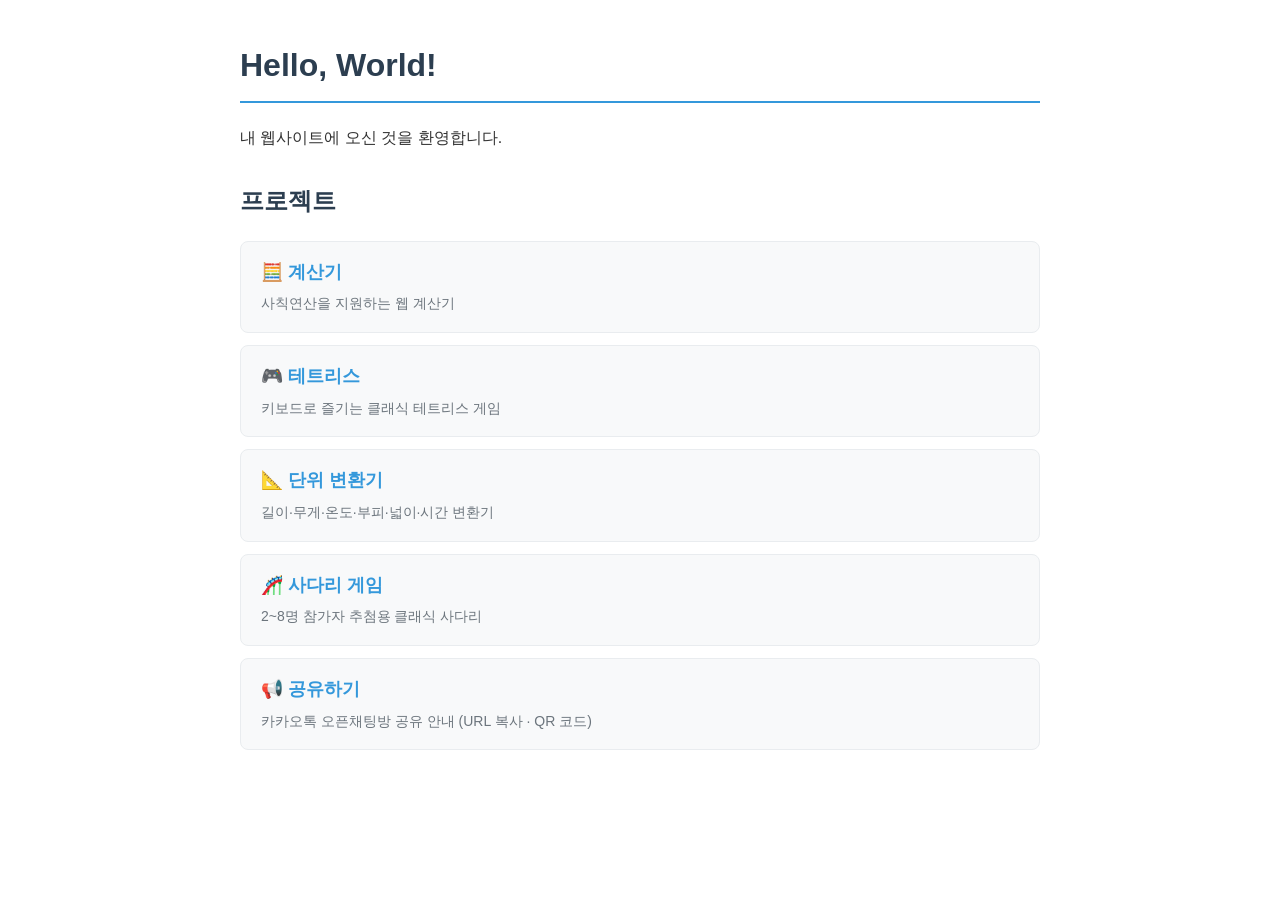
<file: index.html>
<!DOCTYPE html>
<html lang="ko">
<head>
    <meta charset="UTF-8">
    <meta name="viewport" content="width=device-width, initial-scale=1.0">
    <title>My Website - 계산기, 테트리스, 단위 변환기</title>
    <meta name="description" content="웹 계산기, 테트리스 게임, 단위 변환기를 모은 미니 프로젝트 사이트">

    <meta property="og:type" content="website">
    <meta property="og:site_name" content="My Website">
    <meta property="og:title" content="My Website - 미니 프로젝트 모음">
    <meta property="og:description" content="🧮 계산기 · 🎮 테트리스 · 📐 단위 변환기 — 브라우저에서 바로 즐기는 미니 프로젝트들">
    <meta property="og:url" content="https://pgakim24-commits.github.io/my-website/">
    <meta property="og:locale" content="ko_KR">
    <meta property="og:image" content="https://pgakim24-commits.github.io/my-website/og-home.png">
    <meta property="og:image:width" content="1200">
    <meta property="og:image:height" content="630">

    <meta name="twitter:card" content="summary_large_image">
    <meta name="twitter:title" content="My Website - 미니 프로젝트 모음">
    <meta name="twitter:description" content="🧮 계산기 · 🎮 테트리스 · 📐 단위 변환기">
    <meta name="twitter:image" content="https://pgakim24-commits.github.io/my-website/og-home.png">

    <link rel="stylesheet" href="style.css">
</head>
<body>
    <h1>Hello, World!</h1>
    <p>내 웹사이트에 오신 것을 환영합니다.</p>

    <h2>프로젝트</h2>
    <ul class="projects">
        <li>
            <a href="calculator.html">🧮 계산기</a>
            <span>사칙연산을 지원하는 웹 계산기</span>
        </li>
        <li>
            <a href="tetris.html">🎮 테트리스</a>
            <span>키보드로 즐기는 클래식 테트리스 게임</span>
        </li>
        <li>
            <a href="converter.html">📐 단위 변환기</a>
            <span>길이·무게·온도·부피·넓이·시간 변환기</span>
        </li>
        <li>
            <a href="ladder.html">🎢 사다리 게임</a>
            <span>2~8명 참가자 추첨용 클래식 사다리</span>
        </li>
        <li>
            <a href="share.html">📢 공유하기</a>
            <span>카카오톡 오픈채팅방 공유 안내 (URL 복사 · QR 코드)</span>
        </li>
    </ul>
</body>
</html>
</file>
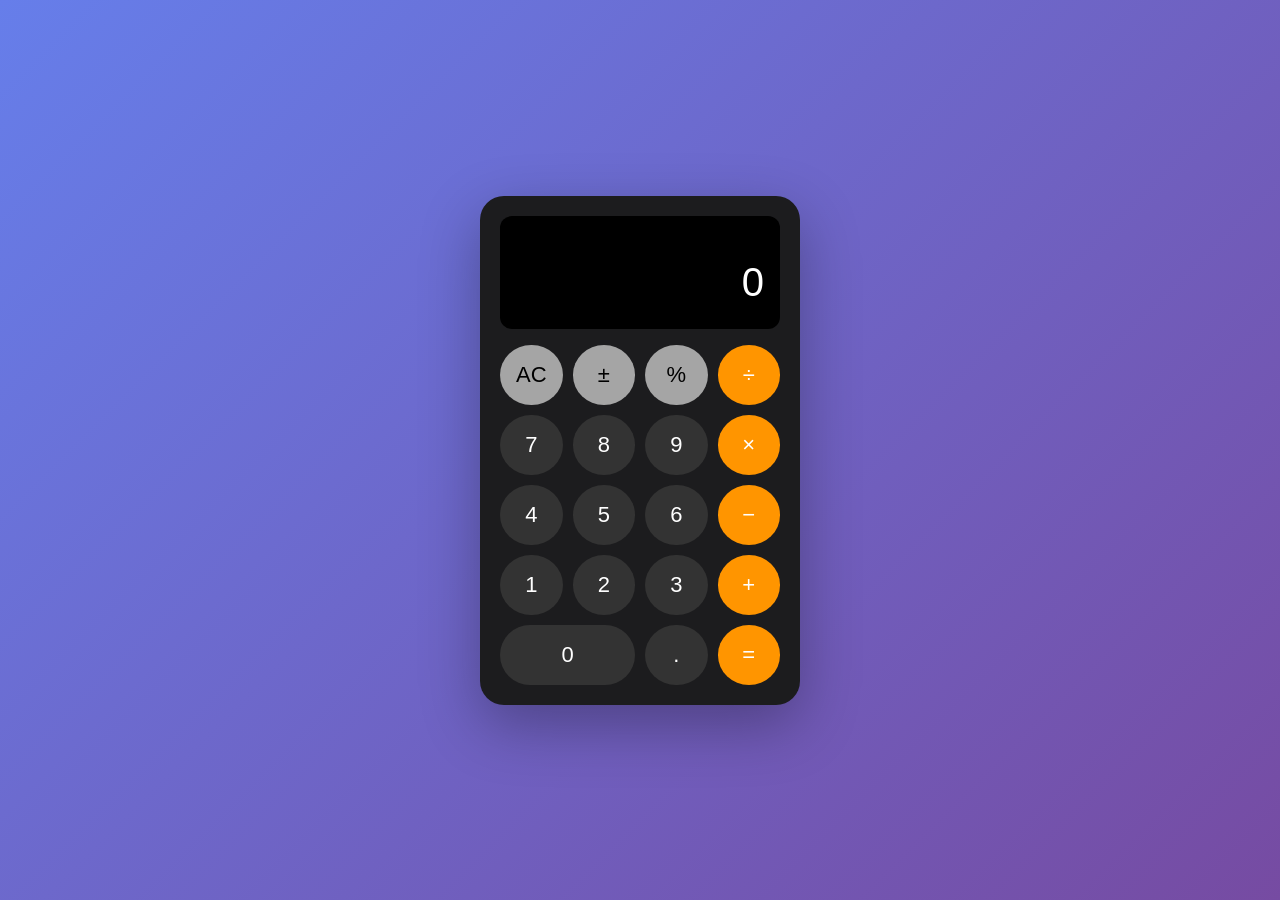
<file: calculator.html>
<!DOCTYPE html>
<html lang="ko">
<head>
<meta charset="UTF-8">
<meta name="viewport" content="width=device-width, initial-scale=1.0">
<title>계산기 - My Website</title>
<meta name="description" content="iOS 스타일 사칙연산 웹 계산기. 키보드 입력 지원.">

<meta property="og:type" content="website">
<meta property="og:site_name" content="My Website">
<meta property="og:title" content="🧮 웹 계산기">
<meta property="og:description" content="iOS 스타일의 사칙연산 계산기. 키보드로도 조작 가능해요.">
<meta property="og:url" content="https://pgakim24-commits.github.io/my-website/calculator.html">
<meta property="og:locale" content="ko_KR">
<meta property="og:image" content="https://pgakim24-commits.github.io/my-website/og-calculator.png">
<meta property="og:image:width" content="1200">
<meta property="og:image:height" content="630">

<meta name="twitter:card" content="summary_large_image">
<meta name="twitter:title" content="🧮 웹 계산기">
<meta name="twitter:description" content="iOS 스타일 사칙연산 계산기">
<meta name="twitter:image" content="https://pgakim24-commits.github.io/my-website/og-calculator.png">
<style>
  * { box-sizing: border-box; margin: 0; padding: 0; }
  body {
    min-height: 100vh;
    display: flex;
    align-items: center;
    justify-content: center;
    background: linear-gradient(135deg, #667eea 0%, #764ba2 100%);
    font-family: -apple-system, BlinkMacSystemFont, "Segoe UI", sans-serif;
  }
  .calculator {
    width: 320px;
    background: #1c1c1e;
    border-radius: 24px;
    padding: 20px;
    box-shadow: 0 20px 60px rgba(0,0,0,0.3);
  }
  .display {
    background: #000;
    color: #fff;
    text-align: right;
    padding: 24px 16px;
    border-radius: 12px;
    margin-bottom: 16px;
    min-height: 100px;
    display: flex;
    flex-direction: column;
    justify-content: flex-end;
  }
  .expr { font-size: 16px; color: #888; min-height: 20px; word-break: break-all; }
  .result { font-size: 40px; font-weight: 300; word-break: break-all; }
  .keys {
    display: grid;
    grid-template-columns: repeat(4, 1fr);
    gap: 10px;
  }
  button {
    height: 60px;
    border: none;
    border-radius: 50%;
    font-size: 22px;
    font-weight: 500;
    cursor: pointer;
    transition: all 0.1s;
    color: #fff;
  }
  button:active { transform: scale(0.95); }
  .num { background: #333; }
  .num:hover { background: #444; }
  .op { background: #ff9500; }
  .op:hover { background: #ffaa33; }
  .op.active { background: #fff; color: #ff9500; }
  .fn { background: #a5a5a5; color: #000; }
  .fn:hover { background: #b8b8b8; }
  .span-2 { grid-column: span 2; border-radius: 30px; }
</style>
</head>
<body>
  <div class="calculator">
    <div class="display">
      <div class="expr" id="expr"></div>
      <div class="result" id="result">0</div>
    </div>
    <div class="keys">
      <button class="fn" data-action="clear">AC</button>
      <button class="fn" data-action="negate">±</button>
      <button class="fn" data-action="percent">%</button>
      <button class="op" data-op="/">÷</button>

      <button class="num" data-num="7">7</button>
      <button class="num" data-num="8">8</button>
      <button class="num" data-num="9">9</button>
      <button class="op" data-op="*">×</button>

      <button class="num" data-num="4">4</button>
      <button class="num" data-num="5">5</button>
      <button class="num" data-num="6">6</button>
      <button class="op" data-op="-">−</button>

      <button class="num" data-num="1">1</button>
      <button class="num" data-num="2">2</button>
      <button class="num" data-num="3">3</button>
      <button class="op" data-op="+">+</button>

      <button class="num span-2" data-num="0">0</button>
      <button class="num" data-num=".">.</button>
      <button class="op" data-action="equals">=</button>
    </div>
  </div>

<script>
(() => {
  const exprEl = document.getElementById('expr');
  const resultEl = document.getElementById('result');

  let current = '0';
  let previous = null;
  let operator = null;
  let justEvaluated = false;

  const format = (n) => {
    if (n === 'Error') return n;
    const num = Number(n);
    if (!isFinite(num)) return 'Error';
    const str = num.toString();
    if (str.length > 12) return num.toPrecision(10);
    return str;
  };

  const compute = (a, b, op) => {
    a = parseFloat(a); b = parseFloat(b);
    switch (op) {
      case '+': return a + b;
      case '-': return a - b;
      case '*': return a * b;
      case '/': return b === 0 ? 'Error' : a / b;
    }
  };

  const updateDisplay = () => {
    resultEl.textContent = format(current);
    if (previous !== null && operator) {
      const opSym = { '+': '+', '-': '−', '*': '×', '/': '÷' }[operator];
      exprEl.textContent = `${format(previous)} ${opSym}`;
    } else {
      exprEl.textContent = '';
    }
  };

  const inputNum = (n) => {
    if (current === 'Error') current = '0';
    if (justEvaluated) { current = '0'; justEvaluated = false; }
    if (n === '.') {
      if (!current.includes('.')) current += '.';
    } else {
      current = current === '0' ? n : current + n;
    }
    updateDisplay();
  };

  const inputOp = (op) => {
    if (current === 'Error') return;
    if (previous !== null && operator && !justEvaluated) {
      const r = compute(previous, current, operator);
      previous = r.toString();
      current = r.toString();
    } else {
      previous = current;
    }
    operator = op;
    justEvaluated = false;
    current = '0';
    updateDisplay();
    // keep previous shown
    resultEl.textContent = format(previous);
  };

  const equals = () => {
    if (previous === null || !operator) return;
    const r = compute(previous, current, operator);
    current = r.toString();
    previous = null;
    operator = null;
    justEvaluated = true;
    updateDisplay();
  };

  const clear = () => {
    current = '0'; previous = null; operator = null; justEvaluated = false;
    updateDisplay();
  };

  const negate = () => {
    if (current === '0' || current === 'Error') return;
    current = current.startsWith('-') ? current.slice(1) : '-' + current;
    updateDisplay();
  };

  const percent = () => {
    if (current === 'Error') return;
    current = (parseFloat(current) / 100).toString();
    updateDisplay();
  };

  document.querySelectorAll('button').forEach(btn => {
    btn.addEventListener('click', () => {
      if (btn.dataset.num) inputNum(btn.dataset.num);
      else if (btn.dataset.op) inputOp(btn.dataset.op);
      else if (btn.dataset.action === 'equals') equals();
      else if (btn.dataset.action === 'clear') clear();
      else if (btn.dataset.action === 'negate') negate();
      else if (btn.dataset.action === 'percent') percent();
    });
  });

  document.addEventListener('keydown', (e) => {
    if (/[0-9.]/.test(e.key)) inputNum(e.key);
    else if (['+', '-', '*', '/'].includes(e.key)) inputOp(e.key);
    else if (e.key === 'Enter' || e.key === '=') { e.preventDefault(); equals(); }
    else if (e.key === 'Escape') clear();
    else if (e.key === 'Backspace') {
      if (justEvaluated || current === 'Error') return clear();
      current = current.length > 1 ? current.slice(0, -1) : '0';
      updateDisplay();
    }
  });

  updateDisplay();
})();
</script>
</body>
</html>
</file>
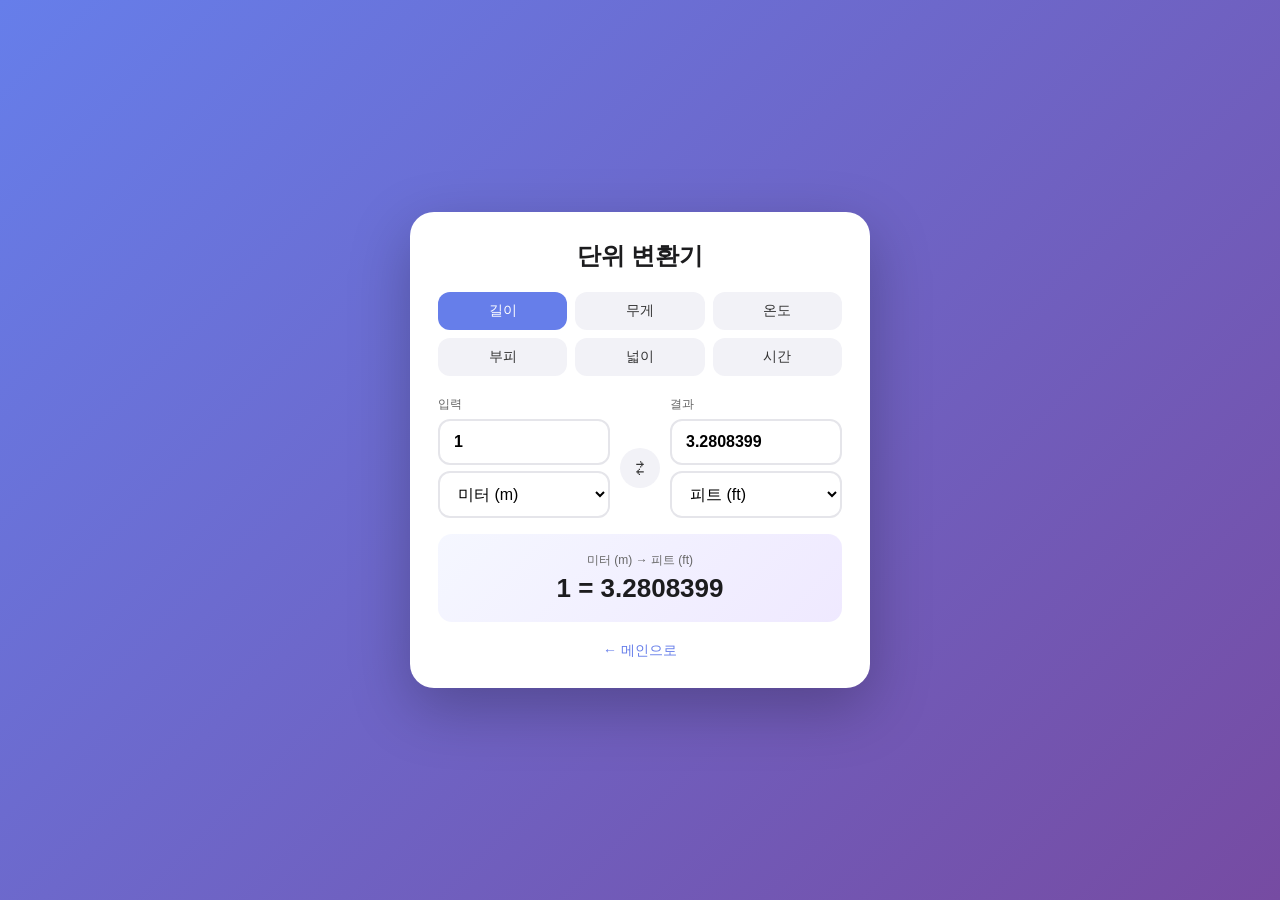
<file: converter.html>
<!DOCTYPE html>
<html lang="ko">
<head>
<meta charset="UTF-8">
<meta name="viewport" content="width=device-width, initial-scale=1.0">
<title>단위 변환기 - My Website</title>
<meta name="description" content="길이·무게·온도·부피·넓이·시간 6가지 카테고리를 지원하는 단위 변환기.">

<meta property="og:type" content="website">
<meta property="og:site_name" content="My Website">
<meta property="og:title" content="📐 단위 변환기">
<meta property="og:description" content="길이·무게·온도·부피·넓이·시간 — 6가지 카테고리를 한 곳에서 변환하세요.">
<meta property="og:url" content="https://pgakim24-commits.github.io/my-website/converter.html">
<meta property="og:locale" content="ko_KR">
<meta property="og:image" content="https://pgakim24-commits.github.io/my-website/og-converter.png">
<meta property="og:image:width" content="1200">
<meta property="og:image:height" content="630">

<meta name="twitter:card" content="summary_large_image">
<meta name="twitter:title" content="📐 단위 변환기">
<meta name="twitter:description" content="6가지 카테고리 단위 변환기">
<meta name="twitter:image" content="https://pgakim24-commits.github.io/my-website/og-converter.png">
<style>
  * { box-sizing: border-box; margin: 0; padding: 0; }
  body {
    min-height: 100vh;
    display: flex;
    align-items: center;
    justify-content: center;
    background: linear-gradient(135deg, #667eea 0%, #764ba2 100%);
    font-family: -apple-system, BlinkMacSystemFont, "Segoe UI", sans-serif;
    padding: 20px;
  }
  .app {
    width: 100%;
    max-width: 460px;
    background: #fff;
    border-radius: 24px;
    padding: 28px;
    box-shadow: 0 20px 60px rgba(0,0,0,0.25);
  }
  h1 {
    font-size: 24px;
    margin-bottom: 20px;
    color: #1c1c1e;
    text-align: center;
  }
  .tabs {
    display: grid;
    grid-template-columns: repeat(3, 1fr);
    gap: 8px;
    margin-bottom: 8px;
  }
  .tab {
    padding: 10px 8px;
    border: none;
    border-radius: 12px;
    background: #f2f2f7;
    color: #333;
    font-size: 14px;
    cursor: pointer;
    transition: all 0.15s;
    font-weight: 500;
  }
  .tab:hover { background: #e5e5ea; }
  .tab.active {
    background: #667eea;
    color: #fff;
  }
  .tabs.row2 { margin-bottom: 20px; }
  .row {
    display: flex;
    gap: 10px;
    margin-bottom: 12px;
    align-items: center;
  }
  .field {
    flex: 1;
    display: flex;
    flex-direction: column;
    gap: 6px;
  }
  label {
    font-size: 12px;
    color: #666;
    font-weight: 500;
  }
  select, input {
    padding: 12px 14px;
    border: 2px solid #e5e5ea;
    border-radius: 12px;
    font-size: 16px;
    background: #fff;
    outline: none;
    transition: border 0.15s;
    width: 100%;
    font-family: inherit;
  }
  select:focus, input:focus { border-color: #667eea; }
  input[type="number"] { font-weight: 600; }
  .swap {
    width: 40px;
    height: 40px;
    border: none;
    border-radius: 50%;
    background: #f2f2f7;
    color: #333;
    font-size: 20px;
    cursor: pointer;
    transition: all 0.15s;
    margin-top: 22px;
  }
  .swap:hover { background: #667eea; color: #fff; transform: rotate(180deg); }
  .result-box {
    margin-top: 16px;
    padding: 18px;
    background: linear-gradient(135deg, #f5f7ff 0%, #efe9ff 100%);
    border-radius: 14px;
    text-align: center;
  }
  .result-label {
    font-size: 12px;
    color: #666;
    margin-bottom: 4px;
  }
  .result-value {
    font-size: 26px;
    font-weight: 700;
    color: #1c1c1e;
    word-break: break-all;
  }
  .back {
    display: block;
    margin-top: 20px;
    text-align: center;
    color: #667eea;
    text-decoration: none;
    font-size: 14px;
  }
  .back:hover { text-decoration: underline; }
</style>
</head>
<body>
  <div class="app">
    <h1>단위 변환기</h1>

    <div class="tabs">
      <button class="tab active" data-cat="length">길이</button>
      <button class="tab" data-cat="weight">무게</button>
      <button class="tab" data-cat="temperature">온도</button>
    </div>
    <div class="tabs row2">
      <button class="tab" data-cat="volume">부피</button>
      <button class="tab" data-cat="area">넓이</button>
      <button class="tab" data-cat="time">시간</button>
    </div>

    <div class="row">
      <div class="field">
        <label for="fromVal">입력</label>
        <input type="number" id="fromVal" value="1" step="any">
        <select id="fromUnit"></select>
      </div>
      <button class="swap" id="swap" title="단위 바꾸기">⇄</button>
      <div class="field">
        <label for="toVal">결과</label>
        <input type="number" id="toVal" step="any" readonly>
        <select id="toUnit"></select>
      </div>
    </div>

    <div class="result-box">
      <div class="result-label" id="resultLabel">결과</div>
      <div class="result-value" id="resultText">—</div>
    </div>

    <a href="index.html" class="back">← 메인으로</a>
  </div>

<script>
const UNITS = {
  length: {
    name: '길이',
    base: 'm',
    units: {
      mm: { label: '밀리미터 (mm)', factor: 0.001 },
      cm: { label: '센티미터 (cm)', factor: 0.01 },
      m:  { label: '미터 (m)',     factor: 1 },
      km: { label: '킬로미터 (km)', factor: 1000 },
      in: { label: '인치 (in)',    factor: 0.0254 },
      ft: { label: '피트 (ft)',    factor: 0.3048 },
      yd: { label: '야드 (yd)',    factor: 0.9144 },
      mi: { label: '마일 (mi)',    factor: 1609.344 },
    },
    default: ['m', 'ft'],
  },
  weight: {
    name: '무게',
    base: 'kg',
    units: {
      mg: { label: '밀리그램 (mg)', factor: 0.000001 },
      g:  { label: '그램 (g)',     factor: 0.001 },
      kg: { label: '킬로그램 (kg)', factor: 1 },
      t:  { label: '톤 (t)',       factor: 1000 },
      oz: { label: '온스 (oz)',    factor: 0.02834952 },
      lb: { label: '파운드 (lb)',  factor: 0.45359237 },
    },
    default: ['kg', 'lb'],
  },
  temperature: {
    name: '온도',
    base: 'C',
    units: {
      C: { label: '섭씨 (°C)' },
      F: { label: '화씨 (°F)' },
      K: { label: '켈빈 (K)' },
    },
    default: ['C', 'F'],
    custom: true,
  },
  volume: {
    name: '부피',
    base: 'L',
    units: {
      ml:    { label: '밀리리터 (mL)',     factor: 0.001 },
      L:     { label: '리터 (L)',         factor: 1 },
      m3:    { label: '세제곱미터 (m³)',   factor: 1000 },
      tsp:   { label: '티스푼 (tsp, 미국)', factor: 0.00492892 },
      tbsp:  { label: '테이블스푼 (tbsp)',  factor: 0.0147868 },
      cup:   { label: '컵 (cup, 미국)',    factor: 0.236588 },
      pt:    { label: '파인트 (pt, 미국)', factor: 0.473176 },
      gal:   { label: '갤런 (gal, 미국)',  factor: 3.78541 },
    },
    default: ['L', 'gal'],
  },
  area: {
    name: '넓이',
    base: 'm2',
    units: {
      mm2: { label: '제곱밀리미터 (mm²)', factor: 0.000001 },
      cm2: { label: '제곱센티미터 (cm²)', factor: 0.0001 },
      m2:  { label: '제곱미터 (m²)',     factor: 1 },
      km2: { label: '제곱킬로미터 (km²)', factor: 1000000 },
      ha:  { label: '헥타르 (ha)',       factor: 10000 },
      ac:  { label: '에이커 (ac)',       factor: 4046.8564224 },
      py:  { label: '평',                factor: 3.305785 },
    },
    default: ['m2', 'py'],
  },
  time: {
    name: '시간',
    base: 's',
    units: {
      ms:  { label: '밀리초 (ms)', factor: 0.001 },
      s:   { label: '초 (s)',     factor: 1 },
      min: { label: '분 (min)',   factor: 60 },
      h:   { label: '시간 (h)',   factor: 3600 },
      day: { label: '일 (day)',   factor: 86400 },
      wk:  { label: '주 (week)',  factor: 604800 },
      yr:  { label: '년 (year)',  factor: 31557600 },
    },
    default: ['h', 'min'],
  },
};

let currentCat = 'length';

const fromVal = document.getElementById('fromVal');
const toVal = document.getElementById('toVal');
const fromUnit = document.getElementById('fromUnit');
const toUnit = document.getElementById('toUnit');
const resultText = document.getElementById('resultText');
const resultLabel = document.getElementById('resultLabel');

const tempToBase = (v, u) => {
  if (u === 'C') return v;
  if (u === 'F') return (v - 32) * 5 / 9;
  if (u === 'K') return v - 273.15;
};
const tempFromBase = (v, u) => {
  if (u === 'C') return v;
  if (u === 'F') return v * 9 / 5 + 32;
  if (u === 'K') return v + 273.15;
};

const formatNum = (n) => {
  if (!isFinite(n)) return '—';
  if (n === 0) return '0';
  const abs = Math.abs(n);
  if (abs >= 1e9 || abs < 1e-4) return n.toExponential(4);
  return parseFloat(n.toPrecision(8)).toString();
};

const populateUnits = () => {
  const cat = UNITS[currentCat];
  fromUnit.innerHTML = '';
  toUnit.innerHTML = '';
  Object.entries(cat.units).forEach(([key, u]) => {
    fromUnit.insertAdjacentHTML('beforeend', `<option value="${key}">${u.label}</option>`);
    toUnit.insertAdjacentHTML('beforeend', `<option value="${key}">${u.label}</option>`);
  });
  fromUnit.value = cat.default[0];
  toUnit.value = cat.default[1];
};

const convert = () => {
  const cat = UNITS[currentCat];
  const v = parseFloat(fromVal.value);
  if (isNaN(v)) { toVal.value = ''; resultText.textContent = '—'; return; }
  let result;
  if (cat.custom && currentCat === 'temperature') {
    const baseVal = tempToBase(v, fromUnit.value);
    result = tempFromBase(baseVal, toUnit.value);
  } else {
    const baseVal = v * cat.units[fromUnit.value].factor;
    result = baseVal / cat.units[toUnit.value].factor;
  }
  toVal.value = formatNum(result);
  const fromLabel = cat.units[fromUnit.value].label;
  const toLabel = cat.units[toUnit.value].label;
  resultLabel.textContent = `${fromLabel} → ${toLabel}`;
  resultText.textContent = `${formatNum(v)} = ${formatNum(result)}`;
};

document.querySelectorAll('.tab').forEach(tab => {
  tab.addEventListener('click', () => {
    document.querySelectorAll('.tab').forEach(t => t.classList.remove('active'));
    tab.classList.add('active');
    currentCat = tab.dataset.cat;
    populateUnits();
    convert();
  });
});

document.getElementById('swap').addEventListener('click', () => {
  const f = fromUnit.value;
  fromUnit.value = toUnit.value;
  toUnit.value = f;
  convert();
});

[fromVal, fromUnit, toUnit].forEach(el => el.addEventListener('input', convert));
[fromUnit, toUnit].forEach(el => el.addEventListener('change', convert));

populateUnits();
convert();
</script>
</body>
</html>
</file>
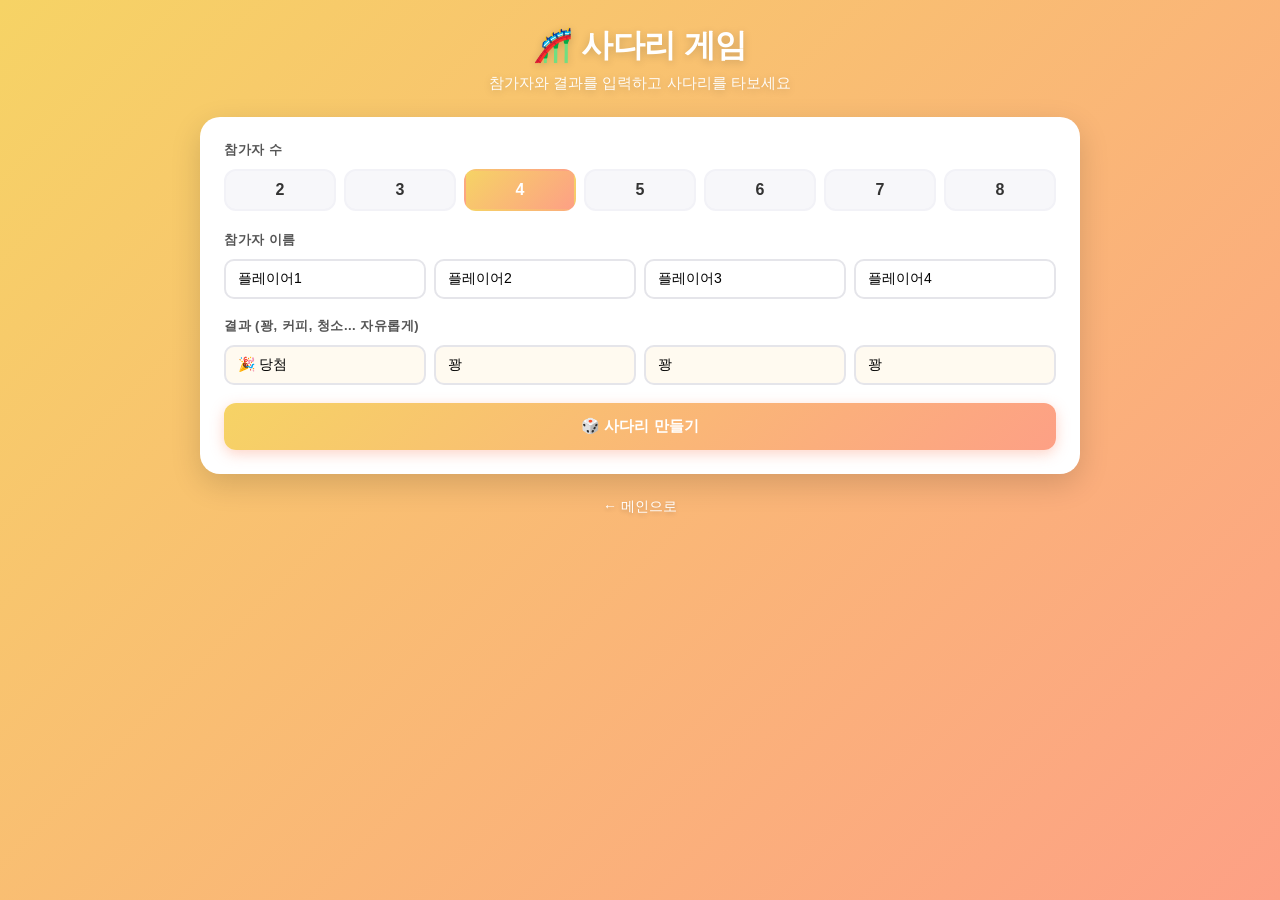
<file: ladder.html>
<!DOCTYPE html>
<html lang="ko">
<head>
<meta charset="UTF-8">
<meta name="viewport" content="width=device-width, initial-scale=1.0">
<title>사다리 게임 - My Website</title>
<meta name="description" content="참가자와 결과를 입력하면 사다리를 자동으로 만들어 결과를 추첨해주는 클래식 사다리 게임.">

<meta property="og:type" content="website">
<meta property="og:site_name" content="My Website">
<meta property="og:title" content="🎢 사다리 게임">
<meta property="og:description" content="참가자와 결과를 입력하고 사다리를 타보세요. 2~8명까지 지원하는 클래식 사다리.">
<meta property="og:url" content="https://pgakim24-commits.github.io/my-website/ladder.html">
<meta property="og:locale" content="ko_KR">

<meta name="twitter:card" content="summary">
<meta name="twitter:title" content="🎢 사다리 게임">
<meta name="twitter:description" content="참가자·결과를 입력하면 자동으로 사다리를 만들어 추첨해줍니다.">

<style>
* { box-sizing: border-box; margin: 0; padding: 0; }
body {
  min-height: 100vh;
  background: linear-gradient(135deg, #f6d365 0%, #fda085 100%);
  font-family: -apple-system, BlinkMacSystemFont, "Apple SD Gothic Neo", "Segoe UI", sans-serif;
  color: #1c1c1e;
  padding: 24px 16px 48px;
}
.container { max-width: 880px; margin: 0 auto; }
header { text-align: center; color: #fff; margin-bottom: 24px; text-shadow: 0 2px 8px rgba(0,0,0,0.18); }
header h1 { font-size: 32px; font-weight: 800; letter-spacing: -0.5px; margin-bottom: 6px; }
header p { font-size: 15px; opacity: 0.95; }

.card {
  background: #fff;
  border-radius: 20px;
  padding: 24px;
  box-shadow: 0 10px 30px rgba(0,0,0,0.15);
  margin-bottom: 18px;
}
.row-label { font-size: 13px; font-weight: 600; color: #555; margin-bottom: 10px; letter-spacing: 0.5px; }
.count-buttons { display: flex; gap: 8px; flex-wrap: wrap; margin-bottom: 20px; }
.count-btn {
  flex: 1;
  min-width: 44px;
  padding: 10px 0;
  border: 2px solid #f2f2f7;
  background: #f7f7fa;
  border-radius: 12px;
  font-size: 16px;
  font-weight: 700;
  color: #333;
  cursor: pointer;
  transition: all 0.15s;
  font-family: inherit;
}
.count-btn:hover { border-color: #fda085; }
.count-btn.active {
  background: linear-gradient(135deg, #f6d365 0%, #fda085 100%);
  color: #fff;
  border-color: transparent;
}
.input-grid {
  display: grid;
  grid-template-columns: repeat(auto-fit, minmax(110px, 1fr));
  gap: 8px;
  margin-bottom: 18px;
}
.input-grid input {
  padding: 10px 12px;
  border: 2px solid #e5e5ea;
  border-radius: 10px;
  font-size: 14px;
  outline: none;
  transition: border 0.15s;
  font-family: inherit;
  width: 100%;
}
.input-grid input:focus { border-color: #fda085; }
.input-grid.results input { background: #fffaf0; }

.btn {
  display: inline-block;
  padding: 12px 22px;
  border: none;
  border-radius: 12px;
  font-size: 15px;
  font-weight: 700;
  cursor: pointer;
  transition: all 0.15s;
  font-family: inherit;
}
.btn-primary {
  background: linear-gradient(135deg, #f6d365 0%, #fda085 100%);
  color: #fff;
  box-shadow: 0 4px 14px rgba(253,160,133,0.45);
}
.btn-primary:hover { transform: translateY(-1px); box-shadow: 0 6px 18px rgba(253,160,133,0.55); }
.btn-secondary {
  background: #f2f2f7;
  color: #1c1c1e;
}
.btn-secondary:hover { background: #e5e5ea; }
.btn-ghost {
  background: transparent;
  color: #555;
  padding: 10px 14px;
}
.btn-ghost:hover { color: #1c1c1e; }
.actions { display: flex; gap: 10px; flex-wrap: wrap; }
.actions .btn { flex: 1; min-width: 110px; }

.canvas-wrap {
  position: relative;
  width: 100%;
  overflow-x: auto;
  background: #fff;
  border-radius: 14px;
  padding: 12px;
}
canvas { display: block; margin: 0 auto; max-width: 100%; }

.players-row, .results-row {
  display: grid;
  gap: 4px;
  margin-bottom: 6px;
}
.player-chip, .result-chip {
  text-align: center;
  padding: 8px 6px;
  border-radius: 10px;
  font-size: 13px;
  font-weight: 700;
  cursor: pointer;
  transition: all 0.15s;
  word-break: break-all;
  line-height: 1.2;
}
.player-chip { background: #f5f5f7; color: #1c1c1e; }
.player-chip:hover { background: #fda085; color: #fff; }
.player-chip.done { opacity: 0.55; }
.result-chip {
  background: #fff7e0;
  color: #5c4400;
  border: 2px solid #ffd9b3;
  cursor: default;
}
.result-chip.revealed { background: linear-gradient(135deg, #f6d365 0%, #fda085 100%); color: #fff; border-color: transparent; }

.summary {
  margin-top: 16px;
  padding: 14px 16px;
  background: #fff7e0;
  border-radius: 12px;
  font-size: 14px;
  color: #5c4400;
  line-height: 1.7;
  display: none;
}
.summary.show { display: block; }
.summary strong { color: #1c1c1e; }

.hint {
  font-size: 12px;
  color: #888;
  margin-top: 8px;
  text-align: center;
}

.back {
  display: block;
  text-align: center;
  margin-top: 24px;
  color: #fff;
  text-decoration: none;
  font-size: 14px;
  text-shadow: 0 2px 4px rgba(0,0,0,0.18);
}
.back:hover { text-decoration: underline; }
</style>
</head>
<body>
<div class="container">
  <header>
    <h1>🎢 사다리 게임</h1>
    <p>참가자와 결과를 입력하고 사다리를 타보세요</p>
  </header>

  <div class="card" id="setupCard">
    <div class="row-label">참가자 수</div>
    <div class="count-buttons" id="countButtons"></div>

    <div class="row-label">참가자 이름</div>
    <div class="input-grid" id="namesGrid"></div>

    <div class="row-label">결과 (꽝, 커피, 청소... 자유롭게)</div>
    <div class="input-grid results" id="resultsGrid"></div>

    <button class="btn btn-primary" id="generateBtn" style="width:100%; padding:14px;">🎲 사다리 만들기</button>
  </div>

  <div class="card" id="gameCard" hidden>
    <div class="players-row" id="playersRow"></div>
    <div class="canvas-wrap">
      <canvas id="ladder"></canvas>
    </div>
    <div class="results-row" id="resultsRow"></div>
    <div class="hint">참가자 이름을 클릭하면 해당 경로가 추적됩니다</div>
    <div class="summary" id="summary"></div>
    <div class="actions" style="margin-top:16px;">
      <button class="btn btn-primary" id="startAllBtn">▶ 전체 추첨</button>
      <button class="btn btn-secondary" id="regenerateBtn">🔄 사다리 다시 만들기</button>
      <button class="btn btn-ghost" id="backBtn">← 처음으로</button>
    </div>
  </div>

  <a href="index.html" class="back">← 메인으로</a>
</div>

<script>
(() => {
  const MIN_N = 2, MAX_N = 8;
  const ROWS = 12;
  const COL_W = 80;
  const ROW_H = 36;
  const PAD_Y = 16;

  const COLORS = ['#ff6b6b', '#ffa94d', '#ffd43b', '#51cf66', '#22b8cf', '#4dabf7', '#9775fa', '#f06595'];
  const DEFAULT_NAMES = ['플레이어1', '플레이어2', '플레이어3', '플레이어4', '플레이어5', '플레이어6', '플레이어7', '플레이어8'];
  const DEFAULT_RESULTS = ['🎉 당첨', '꽝', '꽝', '꽝', '꽝', '커피', '꽝', '청소'];

  const countButtons = document.getElementById('countButtons');
  const namesGrid = document.getElementById('namesGrid');
  const resultsGrid = document.getElementById('resultsGrid');
  const setupCard = document.getElementById('setupCard');
  const gameCard = document.getElementById('gameCard');
  const playersRow = document.getElementById('playersRow');
  const resultsRow = document.getElementById('resultsRow');
  const canvas = document.getElementById('ladder');
  const ctx = canvas.getContext('2d');
  const summary = document.getElementById('summary');

  let n = 4;
  let names = [], results = [];
  let rungs = []; // rungs[row][col] = true if rung between col and col+1 at row
  let mappings = []; // mappings[startCol] = endCol
  let pathTrails = []; // pathTrails[startCol] = { progress: 0..1, color }
  let animating = false;

  const buildSetup = () => {
    countButtons.innerHTML = '';
    for (let i = MIN_N; i <= MAX_N; i++) {
      const btn = document.createElement('button');
      btn.className = 'count-btn' + (i === n ? ' active' : '');
      btn.textContent = i;
      btn.dataset.n = i;
      btn.addEventListener('click', () => {
        n = i;
        document.querySelectorAll('.count-btn').forEach(b => b.classList.toggle('active', +b.dataset.n === n));
        renderInputs();
      });
      countButtons.appendChild(btn);
    }
    renderInputs();
  };

  const renderInputs = () => {
    const prevNames = Array.from(namesGrid.querySelectorAll('input')).map(i => i.value);
    const prevResults = Array.from(resultsGrid.querySelectorAll('input')).map(i => i.value);
    namesGrid.innerHTML = '';
    resultsGrid.innerHTML = '';
    for (let i = 0; i < n; i++) {
      const ni = document.createElement('input');
      ni.placeholder = `참가자 ${i+1}`;
      ni.value = prevNames[i] !== undefined ? prevNames[i] : DEFAULT_NAMES[i];
      ni.maxLength = 8;
      namesGrid.appendChild(ni);
      const ri = document.createElement('input');
      ri.placeholder = `결과 ${i+1}`;
      ri.value = prevResults[i] !== undefined ? prevResults[i] : DEFAULT_RESULTS[i];
      ri.maxLength = 8;
      resultsGrid.appendChild(ri);
    }
  };

  const generateRungs = () => {
    rungs = Array.from({ length: ROWS }, () => Array(n - 1).fill(false));
    for (let r = 0; r < ROWS; r++) {
      for (let c = 0; c < n - 1; c++) {
        if (c > 0 && rungs[r][c - 1]) continue;
        if (Math.random() < 0.45) rungs[r][c] = true;
      }
    }
  };

  const computeMappings = () => {
    mappings = [];
    for (let start = 0; start < n; start++) {
      let col = start;
      for (let r = 0; r < ROWS; r++) {
        if (col > 0 && rungs[r][col - 1]) col -= 1;
        else if (col < n - 1 && rungs[r][col]) col += 1;
      }
      mappings.push(col);
    }
  };

  const setupCanvas = () => {
    const dpr = window.devicePixelRatio || 1;
    const width = COL_W * (n - 1) + 40;
    const height = ROW_H * ROWS + PAD_Y * 2;
    canvas.width = width * dpr;
    canvas.height = height * dpr;
    canvas.style.width = width + 'px';
    canvas.style.height = height + 'px';
    ctx.setTransform(dpr, 0, 0, dpr, 0, 0);
    return { width, height };
  };

  const colX = (c) => 20 + c * COL_W;

  const drawLadder = (size) => {
    ctx.clearRect(0, 0, size.width, size.height);
    // verticals
    ctx.lineWidth = 3;
    ctx.lineCap = 'round';
    for (let c = 0; c < n; c++) {
      ctx.strokeStyle = '#d0d0d8';
      ctx.beginPath();
      ctx.moveTo(colX(c), PAD_Y);
      ctx.lineTo(colX(c), PAD_Y + ROW_H * ROWS);
      ctx.stroke();
    }
    // rungs
    ctx.strokeStyle = '#a0a0a8';
    for (let r = 0; r < ROWS; r++) {
      for (let c = 0; c < n - 1; c++) {
        if (rungs[r][c]) {
          const y = PAD_Y + (r + 0.5) * ROW_H;
          ctx.beginPath();
          ctx.moveTo(colX(c), y);
          ctx.lineTo(colX(c + 1), y);
          ctx.stroke();
        }
      }
    }
  };

  const pathPoints = (start) => {
    const pts = [{ x: colX(start), y: PAD_Y }];
    let col = start;
    for (let r = 0; r < ROWS; r++) {
      const ry = PAD_Y + (r + 0.5) * ROW_H;
      if (col > 0 && rungs[r][col - 1]) {
        pts.push({ x: colX(col), y: ry });
        col -= 1;
        pts.push({ x: colX(col), y: ry });
      } else if (col < n - 1 && rungs[r][col]) {
        pts.push({ x: colX(col), y: ry });
        col += 1;
        pts.push({ x: colX(col), y: ry });
      }
    }
    pts.push({ x: colX(col), y: PAD_Y + ROWS * ROW_H });
    return pts;
  };

  const segmentLengths = (pts) => {
    const segs = [];
    let total = 0;
    for (let i = 1; i < pts.length; i++) {
      const dx = pts[i].x - pts[i-1].x, dy = pts[i].y - pts[i-1].y;
      const len = Math.hypot(dx, dy);
      segs.push(len); total += len;
    }
    return { segs, total };
  };

  const drawTrail = (trail) => {
    const { pts, segs, total, progress, color } = trail;
    ctx.strokeStyle = color;
    ctx.lineWidth = 5;
    ctx.lineCap = 'round';
    ctx.lineJoin = 'round';
    ctx.beginPath();
    ctx.moveTo(pts[0].x, pts[0].y);
    let drawn = 0;
    const target = total * progress;
    for (let i = 1; i < pts.length; i++) {
      const segLen = segs[i-1];
      if (drawn + segLen <= target) {
        ctx.lineTo(pts[i].x, pts[i].y);
        drawn += segLen;
      } else {
        const remain = target - drawn;
        const t = remain / segLen;
        const ex = pts[i-1].x + (pts[i].x - pts[i-1].x) * t;
        const ey = pts[i-1].y + (pts[i].y - pts[i-1].y) * t;
        ctx.lineTo(ex, ey);
        ctx.stroke();
        ctx.beginPath();
        ctx.arc(ex, ey, 7, 0, Math.PI * 2);
        ctx.fillStyle = color;
        ctx.fill();
        return;
      }
    }
    ctx.stroke();
  };

  const renderFrame = () => {
    const size = { width: canvas.style.width.replace('px',''), height: canvas.style.height.replace('px','') };
    drawLadder({ width: +size.width, height: +size.height });
    pathTrails.forEach(t => t && drawTrail(t));
  };

  const animateTrail = (startCol, color) => {
    return new Promise(resolve => {
      const pts = pathPoints(startCol);
      const { segs, total } = segmentLengths(pts);
      const trail = { pts, segs, total, progress: 0, color };
      pathTrails[startCol] = trail;
      const duration = 1200 + total * 1.2;
      const t0 = performance.now();
      const step = (t) => {
        const p = Math.min(1, (t - t0) / duration);
        trail.progress = p;
        renderFrame();
        if (p < 1) requestAnimationFrame(step);
        else resolve();
      };
      requestAnimationFrame(step);
    });
  };

  const runOne = async (startCol) => {
    if (animating) return;
    animating = true;
    pathTrails[startCol] = null;
    renderFrame();
    await animateTrail(startCol, COLORS[startCol % COLORS.length]);
    revealOne(startCol);
    animating = false;
  };

  const runAll = async () => {
    if (animating) return;
    animating = true;
    pathTrails = new Array(n).fill(null);
    document.querySelectorAll('.player-chip').forEach(el => el.classList.remove('done'));
    document.querySelectorAll('.result-chip').forEach(el => el.classList.remove('revealed'));
    summary.classList.remove('show');
    summary.innerHTML = '';
    renderFrame();
    await Promise.all(Array.from({ length: n }, (_, i) => animateTrail(i, COLORS[i % COLORS.length])));
    for (let i = 0; i < n; i++) revealOne(i);
    showSummary();
    animating = false;
  };

  const revealOne = (startCol) => {
    const end = mappings[startCol];
    const playerEl = playersRow.children[startCol];
    const resultEl = resultsRow.children[end];
    if (playerEl) playerEl.classList.add('done');
    if (resultEl) resultEl.classList.add('revealed');
  };

  const showSummary = () => {
    const lines = mappings.map((end, start) => `<strong>${escapeHTML(names[start])}</strong> → ${escapeHTML(results[end])}`);
    summary.innerHTML = '🎯 결과<br>' + lines.join('<br>');
    summary.classList.add('show');
  };

  const escapeHTML = (s) => s.replace(/[&<>"']/g, ch => ({'&':'&amp;','<':'&lt;','>':'&gt;','"':'&quot;',"'":'&#39;'}[ch]));

  const renderGame = () => {
    playersRow.style.gridTemplateColumns = `repeat(${n}, 1fr)`;
    resultsRow.style.gridTemplateColumns = `repeat(${n}, 1fr)`;
    playersRow.innerHTML = '';
    resultsRow.innerHTML = '';
    for (let i = 0; i < n; i++) {
      const p = document.createElement('div');
      p.className = 'player-chip';
      p.textContent = names[i];
      p.style.color = '#fff';
      p.style.background = COLORS[i % COLORS.length];
      p.addEventListener('click', () => runOne(i));
      playersRow.appendChild(p);
      const r = document.createElement('div');
      r.className = 'result-chip';
      r.textContent = results[i];
      resultsRow.appendChild(r);
    }
    const size = setupCanvas();
    drawLadder(size);
    pathTrails = new Array(n).fill(null);
    summary.classList.remove('show');
    summary.innerHTML = '';
  };

  const onGenerate = () => {
    names = Array.from(namesGrid.querySelectorAll('input')).map((el, i) => el.value.trim() || `참가자${i+1}`);
    results = Array.from(resultsGrid.querySelectorAll('input')).map((el, i) => el.value.trim() || `결과${i+1}`);
    generateRungs();
    computeMappings();
    setupCard.hidden = true;
    gameCard.hidden = false;
    renderGame();
  };

  const onRegenerate = () => {
    if (animating) return;
    generateRungs();
    computeMappings();
    renderGame();
  };

  const onBack = () => {
    if (animating) return;
    setupCard.hidden = false;
    gameCard.hidden = true;
  };

  document.getElementById('generateBtn').addEventListener('click', onGenerate);
  document.getElementById('regenerateBtn').addEventListener('click', onRegenerate);
  document.getElementById('startAllBtn').addEventListener('click', runAll);
  document.getElementById('backBtn').addEventListener('click', onBack);

  buildSetup();
})();
</script>
</body>
</html>
</file>
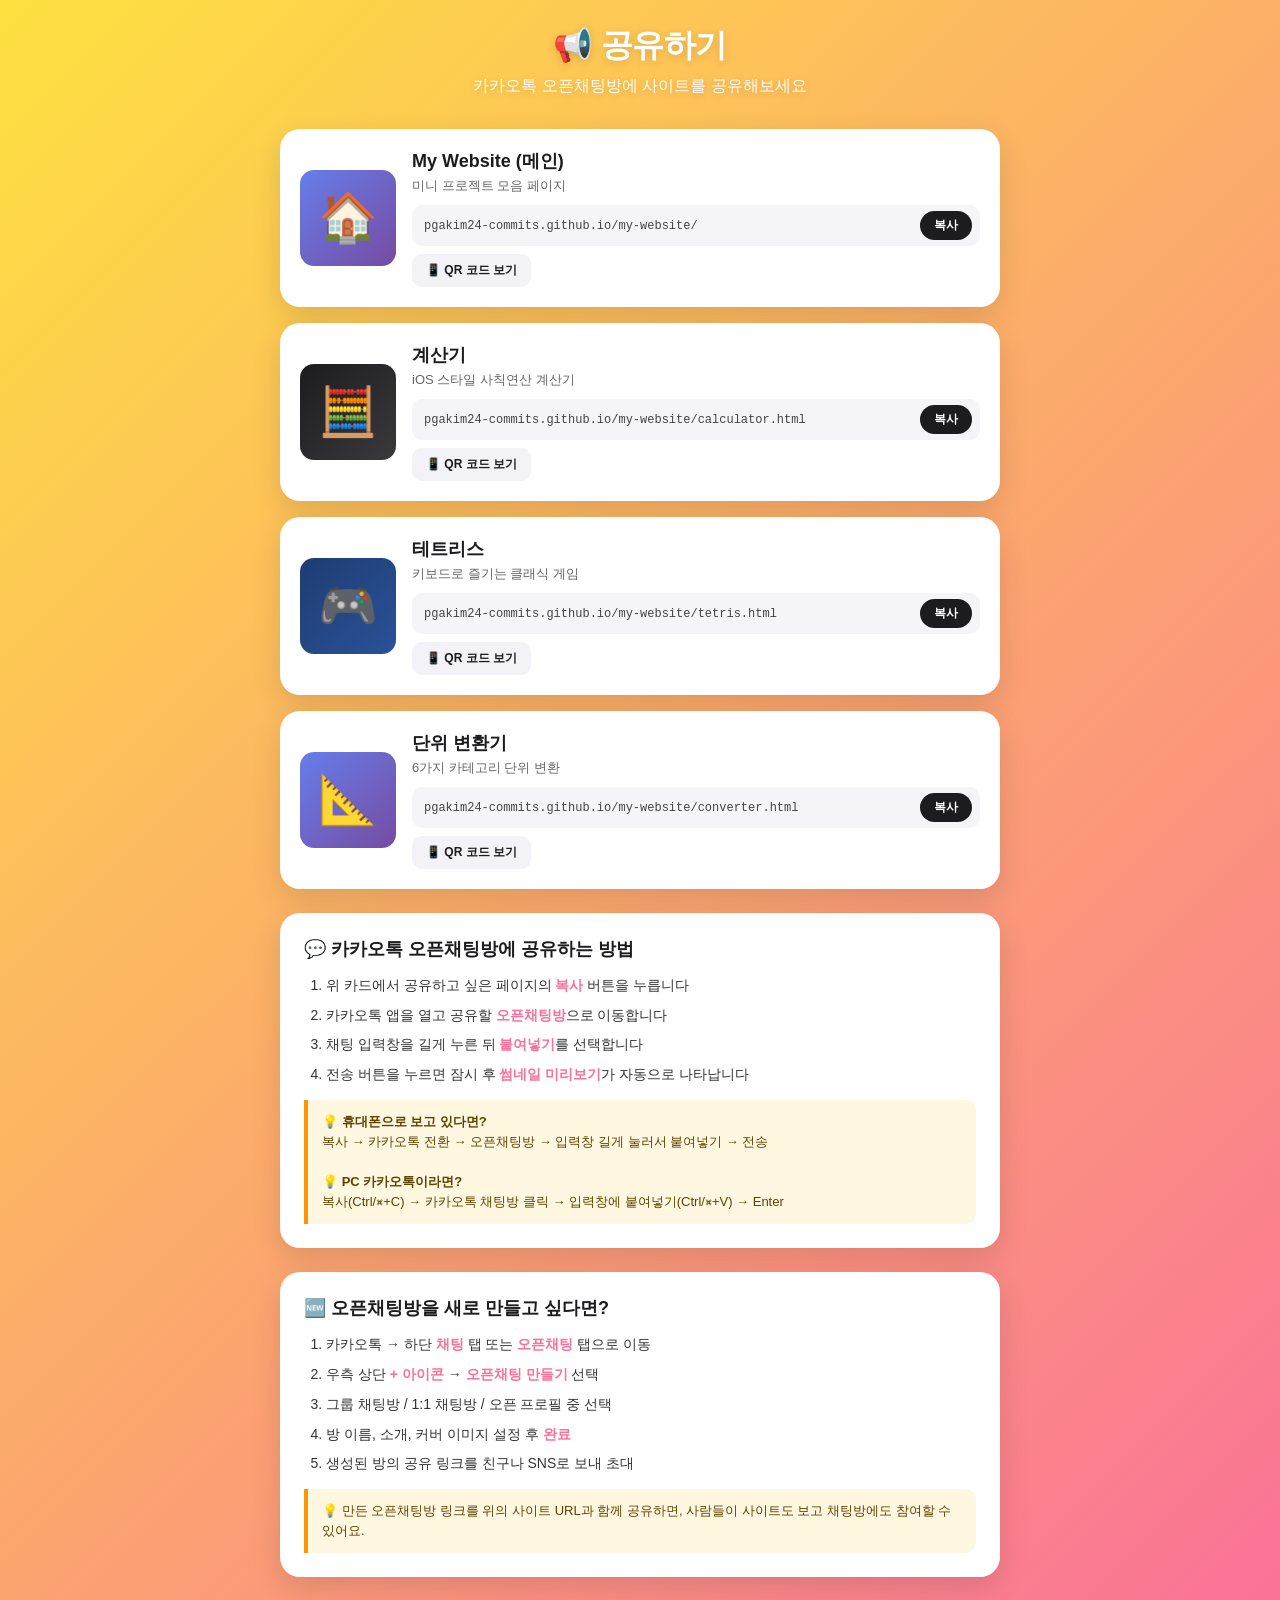
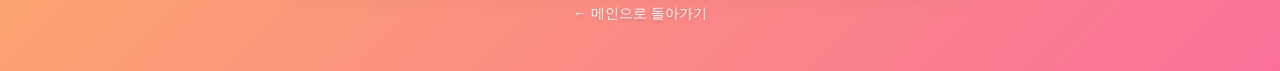
<file: share.html>
<!DOCTYPE html>
<html lang="ko">
<head>
<meta charset="UTF-8">
<meta name="viewport" content="width=device-width, initial-scale=1.0">
<title>공유하기 - My Website</title>
<meta name="description" content="My Website를 카카오톡 오픈채팅방에 공유하는 방법 안내">

<meta property="og:type" content="website">
<meta property="og:site_name" content="My Website">
<meta property="og:title" content="📢 공유하기 - My Website">
<meta property="og:description" content="카카오톡 오픈채팅방에 사이트를 쉽게 공유하세요. URL 복사·QR 코드 제공.">
<meta property="og:url" content="https://pgakim24-commits.github.io/my-website/share.html">
<meta property="og:locale" content="ko_KR">
<meta property="og:image" content="https://pgakim24-commits.github.io/my-website/og-home.png">
<meta property="og:image:width" content="1200">
<meta property="og:image:height" content="630">

<style>
* { box-sizing: border-box; margin: 0; padding: 0; }
body {
  min-height: 100vh;
  background: linear-gradient(135deg, #fee140 0%, #fa709a 100%);
  font-family: -apple-system, BlinkMacSystemFont, "Apple SD Gothic Neo", "Segoe UI", sans-serif;
  color: #1c1c1e;
  padding: 24px 16px 48px;
}
.container { max-width: 720px; margin: 0 auto; }
header {
  text-align: center;
  color: #fff;
  margin-bottom: 32px;
  text-shadow: 0 2px 8px rgba(0,0,0,0.15);
}
header h1 { font-size: 32px; font-weight: 800; margin-bottom: 8px; letter-spacing: -0.5px; }
header p { font-size: 16px; opacity: 0.95; }

.card {
  background: #fff;
  border-radius: 20px;
  padding: 20px;
  margin-bottom: 16px;
  box-shadow: 0 10px 30px rgba(0,0,0,0.12);
}
.card-row { display: flex; gap: 16px; align-items: center; }
.card-thumb {
  width: 96px; height: 96px;
  border-radius: 14px;
  background: #f2f2f7;
  display: flex; align-items: center; justify-content: center;
  font-size: 48px;
  flex-shrink: 0;
}
.card-thumb.home { background: linear-gradient(135deg, #667eea 0%, #764ba2 100%); color: #fff; }
.card-thumb.calc { background: linear-gradient(135deg, #1c1c1e 0%, #3a3a3c 100%); color: #fff; }
.card-thumb.tetris { background: linear-gradient(135deg, #1e3c72 0%, #2a5298 100%); color: #fff; }
.card-thumb.conv { background: linear-gradient(135deg, #667eea 0%, #764ba2 100%); color: #fff; }
.card-body { flex: 1; min-width: 0; }
.card-title { font-size: 18px; font-weight: 700; margin-bottom: 4px; }
.card-desc { font-size: 13px; color: #666; margin-bottom: 10px; }
.url-row {
  display: flex; gap: 6px; align-items: center;
  background: #f5f5f7;
  border-radius: 10px;
  padding: 6px 8px 6px 12px;
  font-size: 12px;
  font-family: ui-monospace, SF Mono, Menlo, monospace;
  color: #444;
  overflow: hidden;
}
.url-text {
  flex: 1; overflow: hidden; text-overflow: ellipsis; white-space: nowrap;
}
.btn {
  border: none;
  border-radius: 999px;
  padding: 6px 14px;
  font-size: 12px;
  font-weight: 700;
  cursor: pointer;
  background: #1c1c1e;
  color: #fff;
  flex-shrink: 0;
  transition: all 0.15s;
  font-family: inherit;
}
.btn:hover { background: #ff9500; }
.btn.copied { background: #34c759; }
.btn-qr {
  background: #f2f2f7;
  color: #1c1c1e;
  margin-top: 8px;
  padding: 8px 14px;
  border-radius: 10px;
  font-size: 12px;
  font-weight: 600;
  border: none;
  cursor: pointer;
  font-family: inherit;
}
.btn-qr:hover { background: #e5e5ea; }
.qr-box {
  display: none;
  text-align: center;
  padding-top: 16px;
  border-top: 1px dashed #e5e5ea;
  margin-top: 14px;
}
.qr-box.show { display: block; }
.qr-box img { width: 180px; height: 180px; border-radius: 10px; background: #fff; }
.qr-hint { font-size: 12px; color: #666; margin-top: 8px; }

.guide {
  background: #fff;
  border-radius: 20px;
  padding: 24px;
  margin-top: 24px;
  box-shadow: 0 10px 30px rgba(0,0,0,0.12);
}
.guide h2 {
  font-size: 18px;
  margin-bottom: 14px;
  display: flex; align-items: center; gap: 8px;
}
.guide ol { padding-left: 22px; }
.guide li { margin-bottom: 8px; font-size: 14px; color: #333; line-height: 1.55; }
.guide li strong { color: #fa709a; }
.guide .tip {
  background: #fff7e0;
  border-left: 4px solid #ff9500;
  border-radius: 0 10px 10px 0;
  padding: 12px 14px;
  margin-top: 14px;
  font-size: 13px;
  color: #5c4400;
  line-height: 1.55;
}

.back {
  display: block;
  text-align: center;
  margin-top: 28px;
  color: #fff;
  text-decoration: none;
  font-size: 14px;
  opacity: 0.95;
  text-shadow: 0 2px 4px rgba(0,0,0,0.15);
}
.back:hover { text-decoration: underline; }

.toast {
  position: fixed;
  left: 50%; bottom: 32px;
  transform: translateX(-50%) translateY(20px);
  background: #1c1c1e;
  color: #fff;
  padding: 12px 22px;
  border-radius: 999px;
  font-size: 14px;
  font-weight: 600;
  opacity: 0;
  transition: all 0.25s;
  pointer-events: none;
  box-shadow: 0 8px 24px rgba(0,0,0,0.25);
}
.toast.show { opacity: 1; transform: translateX(-50%) translateY(0); }
</style>
</head>
<body>
<div class="container">
  <header>
    <h1>📢 공유하기</h1>
    <p>카카오톡 오픈채팅방에 사이트를 공유해보세요</p>
  </header>

  <div class="card">
    <div class="card-row">
      <div class="card-thumb home">🏠</div>
      <div class="card-body">
        <div class="card-title">My Website (메인)</div>
        <div class="card-desc">미니 프로젝트 모음 페이지</div>
        <div class="url-row">
          <span class="url-text" data-url="https://pgakim24-commits.github.io/my-website/">pgakim24-commits.github.io/my-website/</span>
          <button class="btn" data-copy="https://pgakim24-commits.github.io/my-website/">복사</button>
        </div>
        <button class="btn-qr" data-qr="https://pgakim24-commits.github.io/my-website/">📱 QR 코드 보기</button>
      </div>
    </div>
    <div class="qr-box">
      <img alt="QR" data-qr-src="https://pgakim24-commits.github.io/my-website/">
      <div class="qr-hint">카메라로 스캔하면 바로 접속됩니다</div>
    </div>
  </div>

  <div class="card">
    <div class="card-row">
      <div class="card-thumb calc">🧮</div>
      <div class="card-body">
        <div class="card-title">계산기</div>
        <div class="card-desc">iOS 스타일 사칙연산 계산기</div>
        <div class="url-row">
          <span class="url-text">pgakim24-commits.github.io/my-website/calculator.html</span>
          <button class="btn" data-copy="https://pgakim24-commits.github.io/my-website/calculator.html">복사</button>
        </div>
        <button class="btn-qr" data-qr="https://pgakim24-commits.github.io/my-website/calculator.html">📱 QR 코드 보기</button>
      </div>
    </div>
    <div class="qr-box">
      <img alt="QR" data-qr-src="https://pgakim24-commits.github.io/my-website/calculator.html">
      <div class="qr-hint">카메라로 스캔하면 바로 접속됩니다</div>
    </div>
  </div>

  <div class="card">
    <div class="card-row">
      <div class="card-thumb tetris">🎮</div>
      <div class="card-body">
        <div class="card-title">테트리스</div>
        <div class="card-desc">키보드로 즐기는 클래식 게임</div>
        <div class="url-row">
          <span class="url-text">pgakim24-commits.github.io/my-website/tetris.html</span>
          <button class="btn" data-copy="https://pgakim24-commits.github.io/my-website/tetris.html">복사</button>
        </div>
        <button class="btn-qr" data-qr="https://pgakim24-commits.github.io/my-website/tetris.html">📱 QR 코드 보기</button>
      </div>
    </div>
    <div class="qr-box">
      <img alt="QR" data-qr-src="https://pgakim24-commits.github.io/my-website/tetris.html">
      <div class="qr-hint">카메라로 스캔하면 바로 접속됩니다</div>
    </div>
  </div>

  <div class="card">
    <div class="card-row">
      <div class="card-thumb conv">📐</div>
      <div class="card-body">
        <div class="card-title">단위 변환기</div>
        <div class="card-desc">6가지 카테고리 단위 변환</div>
        <div class="url-row">
          <span class="url-text">pgakim24-commits.github.io/my-website/converter.html</span>
          <button class="btn" data-copy="https://pgakim24-commits.github.io/my-website/converter.html">복사</button>
        </div>
        <button class="btn-qr" data-qr="https://pgakim24-commits.github.io/my-website/converter.html">📱 QR 코드 보기</button>
      </div>
    </div>
    <div class="qr-box">
      <img alt="QR" data-qr-src="https://pgakim24-commits.github.io/my-website/converter.html">
      <div class="qr-hint">카메라로 스캔하면 바로 접속됩니다</div>
    </div>
  </div>

  <div class="guide">
    <h2>💬 카카오톡 오픈채팅방에 공유하는 방법</h2>
    <ol>
      <li>위 카드에서 공유하고 싶은 페이지의 <strong>복사</strong> 버튼을 누릅니다</li>
      <li>카카오톡 앱을 열고 공유할 <strong>오픈채팅방</strong>으로 이동합니다</li>
      <li>채팅 입력창을 길게 누른 뒤 <strong>붙여넣기</strong>를 선택합니다</li>
      <li>전송 버튼을 누르면 잠시 후 <strong>썸네일 미리보기</strong>가 자동으로 나타납니다</li>
    </ol>
    <div class="tip">
      💡 <strong>휴대폰으로 보고 있다면?</strong><br>
      복사 → 카카오톡 전환 → 오픈채팅방 → 입력창 길게 눌러서 붙여넣기 → 전송<br>
      <br>
      💡 <strong>PC 카카오톡이라면?</strong><br>
      복사(Ctrl/⌘+C) → 카카오톡 채팅방 클릭 → 입력창에 붙여넣기(Ctrl/⌘+V) → Enter
    </div>
  </div>

  <div class="guide">
    <h2>🆕 오픈채팅방을 새로 만들고 싶다면?</h2>
    <ol>
      <li>카카오톡 → 하단 <strong>채팅</strong> 탭 또는 <strong>오픈채팅</strong> 탭으로 이동</li>
      <li>우측 상단 <strong>+ 아이콘</strong> → <strong>오픈채팅 만들기</strong> 선택</li>
      <li>그룹 채팅방 / 1:1 채팅방 / 오픈 프로필 중 선택</li>
      <li>방 이름, 소개, 커버 이미지 설정 후 <strong>완료</strong></li>
      <li>생성된 방의 공유 링크를 친구나 SNS로 보내 초대</li>
    </ol>
    <div class="tip">
      💡 만든 오픈채팅방 링크를 위의 사이트 URL과 함께 공유하면, 사람들이 사이트도 보고 채팅방에도 참여할 수 있어요.
    </div>
  </div>

  <a href="index.html" class="back">← 메인으로 돌아가기</a>
</div>

<div class="toast" id="toast">URL이 복사되었습니다</div>

<script>
const toast = document.getElementById('toast');
const showToast = (msg) => {
  toast.textContent = msg;
  toast.classList.add('show');
  clearTimeout(showToast._t);
  showToast._t = setTimeout(() => toast.classList.remove('show'), 1800);
};

document.querySelectorAll('[data-copy]').forEach(btn => {
  btn.addEventListener('click', async () => {
    const url = btn.dataset.copy;
    try {
      await navigator.clipboard.writeText(url);
    } catch (e) {
      const ta = document.createElement('textarea');
      ta.value = url; document.body.appendChild(ta);
      ta.select(); document.execCommand('copy');
      ta.remove();
    }
    btn.textContent = '✓ 복사됨';
    btn.classList.add('copied');
    showToast('URL이 복사되었습니다');
    setTimeout(() => {
      btn.textContent = '복사';
      btn.classList.remove('copied');
    }, 1800);
  });
});

document.querySelectorAll('[data-qr]').forEach(btn => {
  btn.addEventListener('click', () => {
    const url = btn.dataset.qr;
    const card = btn.closest('.card');
    const qrBox = card.querySelector('.qr-box');
    const img = qrBox.querySelector('img');
    if (!img.src) {
      const target = img.dataset.qrSrc;
      img.src = `https://api.qrserver.com/v1/create-qr-code/?size=300x300&margin=10&data=${encodeURIComponent(target)}`;
    }
    qrBox.classList.toggle('show');
    btn.textContent = qrBox.classList.contains('show') ? '📱 QR 코드 숨기기' : '📱 QR 코드 보기';
  });
});
</script>
</body>
</html>
</file>
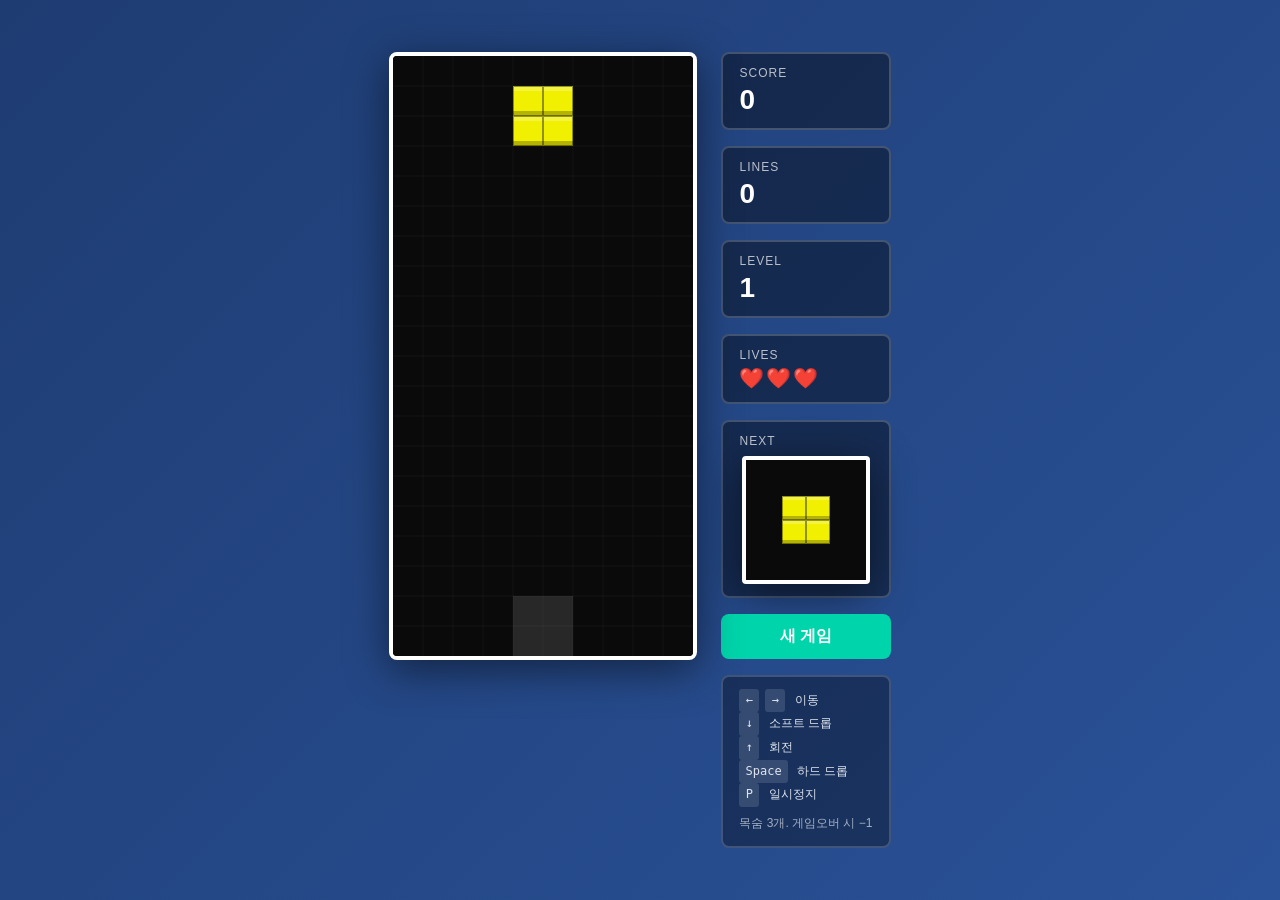
<file: tetris.html>
<!DOCTYPE html>
<html lang="ko">
<head>
<meta charset="UTF-8">
<meta name="viewport" content="width=device-width, initial-scale=1.0">
<title>테트리스 - My Website</title>
<meta name="description" content="브라우저에서 즐기는 클래식 테트리스 게임. 키보드 조작 지원.">

<meta property="og:type" content="website">
<meta property="og:site_name" content="My Website">
<meta property="og:title" content="🎮 클래식 테트리스">
<meta property="og:description" content="키보드로 즐기는 클래식 테트리스. 화살표로 이동, 위로 회전, 스페이스로 하드 드롭.">
<meta property="og:url" content="https://pgakim24-commits.github.io/my-website/tetris.html">
<meta property="og:locale" content="ko_KR">
<meta property="og:image" content="https://pgakim24-commits.github.io/my-website/og-tetris.png">
<meta property="og:image:width" content="1200">
<meta property="og:image:height" content="630">

<meta name="twitter:card" content="summary_large_image">
<meta name="twitter:title" content="🎮 클래식 테트리스">
<meta name="twitter:description" content="브라우저에서 즐기는 테트리스">
<meta name="twitter:image" content="https://pgakim24-commits.github.io/my-website/og-tetris.png">
<style>
  * { box-sizing: border-box; margin: 0; padding: 0; }
  body {
    min-height: 100vh;
    display: flex;
    align-items: center;
    justify-content: center;
    background: linear-gradient(135deg, #1e3c72 0%, #2a5298 100%);
    font-family: -apple-system, BlinkMacSystemFont, "Segoe UI", sans-serif;
    color: #fff;
    padding: 20px;
  }
  .game {
    display: flex;
    gap: 24px;
    align-items: flex-start;
  }
  canvas {
    background: #0a0a0a;
    border: 4px solid #fff;
    border-radius: 8px;
    box-shadow: 0 10px 40px rgba(0,0,0,0.5);
  }
  .panel {
    display: flex;
    flex-direction: column;
    gap: 16px;
    min-width: 160px;
  }
  .box {
    background: rgba(0,0,0,0.4);
    border: 2px solid rgba(255,255,255,0.2);
    border-radius: 8px;
    padding: 12px 16px;
  }
  .label { font-size: 12px; opacity: 0.7; text-transform: uppercase; letter-spacing: 1px; }
  .value { font-size: 28px; font-weight: 600; margin-top: 4px; }
  .value.lives { font-size: 20px; letter-spacing: 2px; }
  .next-canvas { background: #0a0a0a; border-radius: 4px; display: block; margin: 8px auto 0; }
  .controls { font-size: 12px; line-height: 1.8; opacity: 0.85; }
  .controls kbd {
    display: inline-block;
    background: rgba(255,255,255,0.15);
    padding: 1px 6px;
    border-radius: 3px;
    font-family: monospace;
    margin-right: 6px;
    min-width: 20px;
    text-align: center;
  }
  button {
    width: 100%;
    padding: 12px;
    border: none;
    border-radius: 8px;
    background: #00d4aa;
    color: #fff;
    font-size: 16px;
    font-weight: 600;
    cursor: pointer;
    transition: all 0.15s;
  }
  button:hover { background: #00f0c2; transform: translateY(-1px); }
  button:active { transform: translateY(0); }
  .overlay {
    position: absolute;
    inset: 0;
    background: rgba(0,0,0,0.75);
    display: none;
    align-items: center;
    justify-content: center;
    flex-direction: column;
    border-radius: 4px;
    color: #fff;
    text-align: center;
  }
  .overlay.show { display: flex; }
  .overlay h2 { font-size: 32px; margin-bottom: 8px; }
  .overlay p { opacity: 0.8; }
  .board-wrap { position: relative; }
</style>
</head>
<body>
  <div class="game">
    <div class="board-wrap">
      <canvas id="board" width="300" height="600"></canvas>
      <div class="overlay" id="overlay">
        <h2 id="overlayTitle">PAUSED</h2>
        <p id="overlaySub">P를 눌러 계속</p>
      </div>
    </div>
    <div class="panel">
      <div class="box">
        <div class="label">Score</div>
        <div class="value" id="score">0</div>
      </div>
      <div class="box">
        <div class="label">Lines</div>
        <div class="value" id="lines">0</div>
      </div>
      <div class="box">
        <div class="label">Level</div>
        <div class="value" id="level">1</div>
      </div>
      <div class="box">
        <div class="label">Lives</div>
        <div class="value lives" id="lives">❤️❤️❤️</div>
      </div>
      <div class="box">
        <div class="label">Next</div>
        <canvas id="next" class="next-canvas" width="120" height="120"></canvas>
      </div>
      <button id="restart">새 게임</button>
      <div class="box controls">
        <div><kbd>←</kbd><kbd>→</kbd> 이동</div>
        <div><kbd>↓</kbd> 소프트 드롭</div>
        <div><kbd>↑</kbd> 회전</div>
        <div><kbd>Space</kbd> 하드 드롭</div>
        <div><kbd>P</kbd> 일시정지</div>
        <div style="margin-top:6px; opacity:0.7;">목숨 3개. 게임오버 시 −1</div>
      </div>
    </div>
  </div>

<script>
(() => {
  const COLS = 10, ROWS = 20, SIZE = 30;
  const board = document.getElementById('board');
  const ctx = board.getContext('2d');
  const nextCanvas = document.getElementById('next');
  const nctx = nextCanvas.getContext('2d');
  const scoreEl = document.getElementById('score');
  const linesEl = document.getElementById('lines');
  const levelEl = document.getElementById('level');
  const livesEl = document.getElementById('lives');
  const MAX_LIVES = 3;
  const overlay = document.getElementById('overlay');
  const overlayTitle = document.getElementById('overlayTitle');
  const overlaySub = document.getElementById('overlaySub');

  const COLORS = {
    I: '#00f0f0', O: '#f0f000', T: '#a000f0',
    S: '#00f000', Z: '#f00000', J: '#0000f0', L: '#f0a000',
  };

  const SHAPES = {
    I: [[0,0,0,0],[1,1,1,1],[0,0,0,0],[0,0,0,0]],
    O: [[1,1],[1,1]],
    T: [[0,1,0],[1,1,1],[0,0,0]],
    S: [[0,1,1],[1,1,0],[0,0,0]],
    Z: [[1,1,0],[0,1,1],[0,0,0]],
    J: [[1,0,0],[1,1,1],[0,0,0]],
    L: [[0,0,1],[1,1,1],[0,0,0]],
  };

  let grid, current, next, score, lines, level, lives, lifeTimeout, dropTimer, lastTime, gameOver, paused;

  const newGrid = () => Array.from({ length: ROWS }, () => Array(COLS).fill(null));

  const randPiece = () => {
    const types = Object.keys(SHAPES);
    const type = types[Math.floor(Math.random() * types.length)];
    const shape = SHAPES[type].map(r => [...r]);
    return {
      type,
      shape,
      x: Math.floor((COLS - shape[0].length) / 2),
      y: 0,
    };
  };

  const collide = (g, p, dx = 0, dy = 0, shape = p.shape) => {
    for (let y = 0; y < shape.length; y++) {
      for (let x = 0; x < shape[y].length; x++) {
        if (!shape[y][x]) continue;
        const nx = p.x + x + dx, ny = p.y + y + dy;
        if (nx < 0 || nx >= COLS || ny >= ROWS) return true;
        if (ny >= 0 && g[ny][nx]) return true;
      }
    }
    return false;
  };

  const merge = (g, p) => {
    p.shape.forEach((row, y) => {
      row.forEach((v, x) => {
        if (v && p.y + y >= 0) g[p.y + y][p.x + x] = p.type;
      });
    });
  };

  const rotate = (shape) => {
    const n = shape.length;
    const r = Array.from({ length: n }, () => Array(n).fill(0));
    for (let y = 0; y < n; y++)
      for (let x = 0; x < n; x++)
        r[x][n - 1 - y] = shape[y][x];
    return r;
  };

  const clearLines = () => {
    let cleared = 0;
    for (let y = ROWS - 1; y >= 0; y--) {
      if (grid[y].every(c => c !== null)) {
        grid.splice(y, 1);
        grid.unshift(Array(COLS).fill(null));
        cleared++;
        y++;
      }
    }
    if (cleared > 0) {
      const points = [0, 100, 300, 500, 800][cleared] * level;
      score += points;
      lines += cleared;
      level = Math.floor(lines / 10) + 1;
      updateUI();
    }
  };

  const drawCell = (c, x, y, color, size = SIZE) => {
    c.fillStyle = color;
    c.fillRect(x * size, y * size, size, size);
    c.fillStyle = 'rgba(255,255,255,0.25)';
    c.fillRect(x * size, y * size, size, size / 6);
    c.fillStyle = 'rgba(0,0,0,0.25)';
    c.fillRect(x * size, y * size + size - size / 6, size, size / 6);
    c.strokeStyle = 'rgba(0,0,0,0.4)';
    c.lineWidth = 1;
    c.strokeRect(x * size + 0.5, y * size + 0.5, size - 1, size - 1);
  };

  const draw = () => {
    ctx.fillStyle = '#0a0a0a';
    ctx.fillRect(0, 0, board.width, board.height);
    ctx.strokeStyle = 'rgba(255,255,255,0.04)';
    for (let i = 1; i < COLS; i++) {
      ctx.beginPath(); ctx.moveTo(i * SIZE, 0); ctx.lineTo(i * SIZE, board.height); ctx.stroke();
    }
    for (let i = 1; i < ROWS; i++) {
      ctx.beginPath(); ctx.moveTo(0, i * SIZE); ctx.lineTo(board.width, i * SIZE); ctx.stroke();
    }
    grid.forEach((row, y) => row.forEach((v, x) => {
      if (v) drawCell(ctx, x, y, COLORS[v]);
    }));
    if (current && !gameOver) {
      // ghost
      let gy = 0;
      while (!collide(grid, current, 0, gy + 1)) gy++;
      current.shape.forEach((row, y) => row.forEach((v, x) => {
        if (v && current.y + y + gy >= 0) {
          ctx.fillStyle = 'rgba(255,255,255,0.12)';
          ctx.fillRect((current.x + x) * SIZE, (current.y + y + gy) * SIZE, SIZE, SIZE);
        }
      }));
      // current
      current.shape.forEach((row, y) => row.forEach((v, x) => {
        if (v && current.y + y >= 0) drawCell(ctx, current.x + x, current.y + y, COLORS[current.type]);
      }));
    }
  };

  const drawNext = () => {
    nctx.fillStyle = '#0a0a0a';
    nctx.fillRect(0, 0, nextCanvas.width, nextCanvas.height);
    if (!next) return;
    const size = 24;
    const w = next.shape[0].length, h = next.shape.length;
    const ox = (nextCanvas.width - w * size) / 2 / size;
    const oy = (nextCanvas.height - h * size) / 2 / size;
    next.shape.forEach((row, y) => row.forEach((v, x) => {
      if (v) drawCell(nctx, x + ox, y + oy, COLORS[next.type], size);
    }));
  };

  const updateUI = () => {
    scoreEl.textContent = score;
    linesEl.textContent = lines;
    levelEl.textContent = level;
    livesEl.textContent = '❤️'.repeat(Math.max(0, lives)) + '🤍'.repeat(MAX_LIVES - Math.max(0, lives));
  };

  const spawn = () => {
    current = next || randPiece();
    next = randPiece();
    drawNext();
    if (collide(grid, current)) loseLife();
  };

  const loseLife = () => {
    lives--;
    updateUI();
    if (lives <= 0) {
      gameOver = true;
      overlayTitle.textContent = 'GAME OVER';
      overlaySub.textContent = '"새 게임"을 눌러 다시 시작';
      overlay.classList.add('show');
      return;
    }
    paused = true;
    overlayTitle.textContent = '💔 한 목숨을 잃었어요';
    overlaySub.innerHTML = `남은 목숨: ${'❤️'.repeat(lives)}<br>곧 다시 시작합니다...`;
    overlay.classList.add('show');
    clearTimeout(lifeTimeout);
    lifeTimeout = setTimeout(() => {
      grid = newGrid();
      paused = false;
      overlay.classList.remove('show');
      lastTime = performance.now();
      dropTimer = 0;
      spawn();
    }, 1500);
  };

  const drop = () => {
    if (!current || gameOver || paused) return;
    if (!collide(grid, current, 0, 1)) {
      current.y++;
    } else {
      merge(grid, current);
      clearLines();
      spawn();
    }
  };

  const hardDrop = () => {
    if (!current || gameOver || paused) return;
    while (!collide(grid, current, 0, 1)) { current.y++; score += 2; }
    merge(grid, current);
    clearLines();
    spawn();
    updateUI();
  };

  const move = (dx) => {
    if (!current || gameOver || paused) return;
    if (!collide(grid, current, dx, 0)) current.x += dx;
  };

  const tryRotate = () => {
    if (!current || gameOver || paused) return;
    const r = rotate(current.shape);
    for (const dx of [0, -1, 1, -2, 2]) {
      if (!collide(grid, current, dx, 0, r)) {
        current.shape = r;
        current.x += dx;
        return;
      }
    }
  };

  const togglePause = () => {
    if (gameOver) return;
    paused = !paused;
    if (paused) {
      overlayTitle.textContent = 'PAUSED';
      overlaySub.textContent = 'P를 눌러 계속';
      overlay.classList.add('show');
    } else {
      overlay.classList.remove('show');
      lastTime = performance.now();
    }
  };

  const reset = () => {
    clearTimeout(lifeTimeout);
    grid = newGrid();
    score = 0; lines = 0; level = 1; lives = MAX_LIVES;
    gameOver = false; paused = false;
    next = randPiece();
    spawn();
    updateUI();
    overlay.classList.remove('show');
    lastTime = performance.now();
    dropTimer = 0;
  };

  const loop = (time) => {
    const dt = time - lastTime;
    lastTime = time;
    if (!paused && !gameOver) {
      dropTimer += dt;
      const interval = Math.max(50, 1000 - (level - 1) * 80);
      if (dropTimer > interval) {
        drop();
        dropTimer = 0;
      }
    }
    draw();
    requestAnimationFrame(loop);
  };

  document.addEventListener('keydown', (e) => {
    if (['ArrowLeft','ArrowRight','ArrowDown','ArrowUp',' '].includes(e.key)) e.preventDefault();
    switch (e.key) {
      case 'ArrowLeft': move(-1); break;
      case 'ArrowRight': move(1); break;
      case 'ArrowDown': drop(); score += 1; updateUI(); break;
      case 'ArrowUp': tryRotate(); break;
      case ' ': hardDrop(); break;
      case 'p': case 'P': togglePause(); break;
    }
  });

  document.getElementById('restart').addEventListener('click', reset);

  reset();
  requestAnimationFrame(loop);
})();
</script>
</body>
</html>
</file>
<file: style.css>
body {
    font-family: -apple-system, BlinkMacSystemFont, "Segoe UI", sans-serif;
    max-width: 800px;
    margin: 40px auto;
    padding: 0 20px;
    line-height: 1.6;
    color: #333;
}

h1 {
    color: #2c3e50;
    border-bottom: 2px solid #3498db;
    padding-bottom: 10px;
}

p {
    font-size: 16px;
}

h2 {
    color: #2c3e50;
    margin-top: 32px;
}

.projects {
    list-style: none;
    padding: 0;
}

.projects li {
    background: #f8f9fa;
    border: 1px solid #e9ecef;
    border-radius: 8px;
    padding: 16px 20px;
    margin-bottom: 12px;
    transition: all 0.15s;
}

.projects li:hover {
    background: #e9f5ff;
    border-color: #3498db;
    transform: translateX(4px);
}

.projects a {
    display: block;
    font-size: 18px;
    font-weight: 600;
    color: #3498db;
    text-decoration: none;
    margin-bottom: 4px;
}

.projects a:hover {
    color: #2980b9;
}

.projects span {
    color: #6c757d;
    font-size: 14px;
}
</file>
